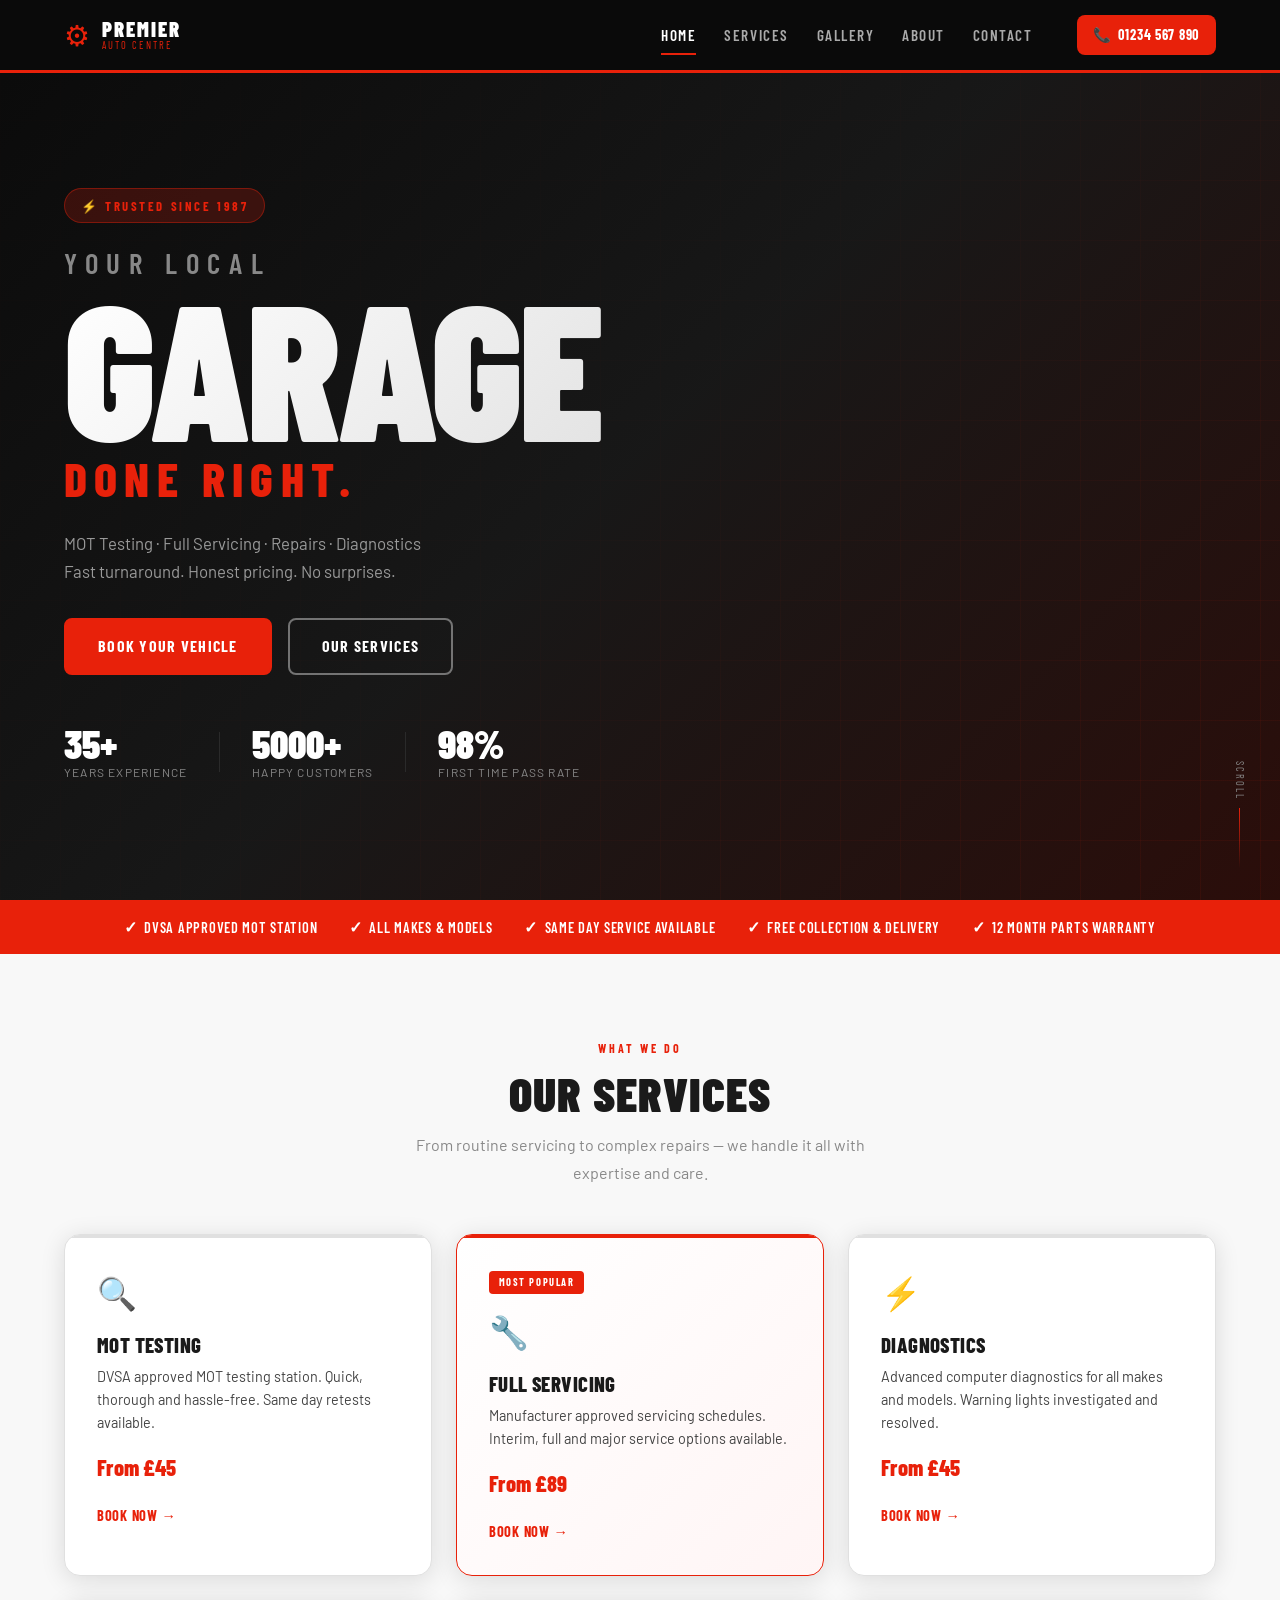
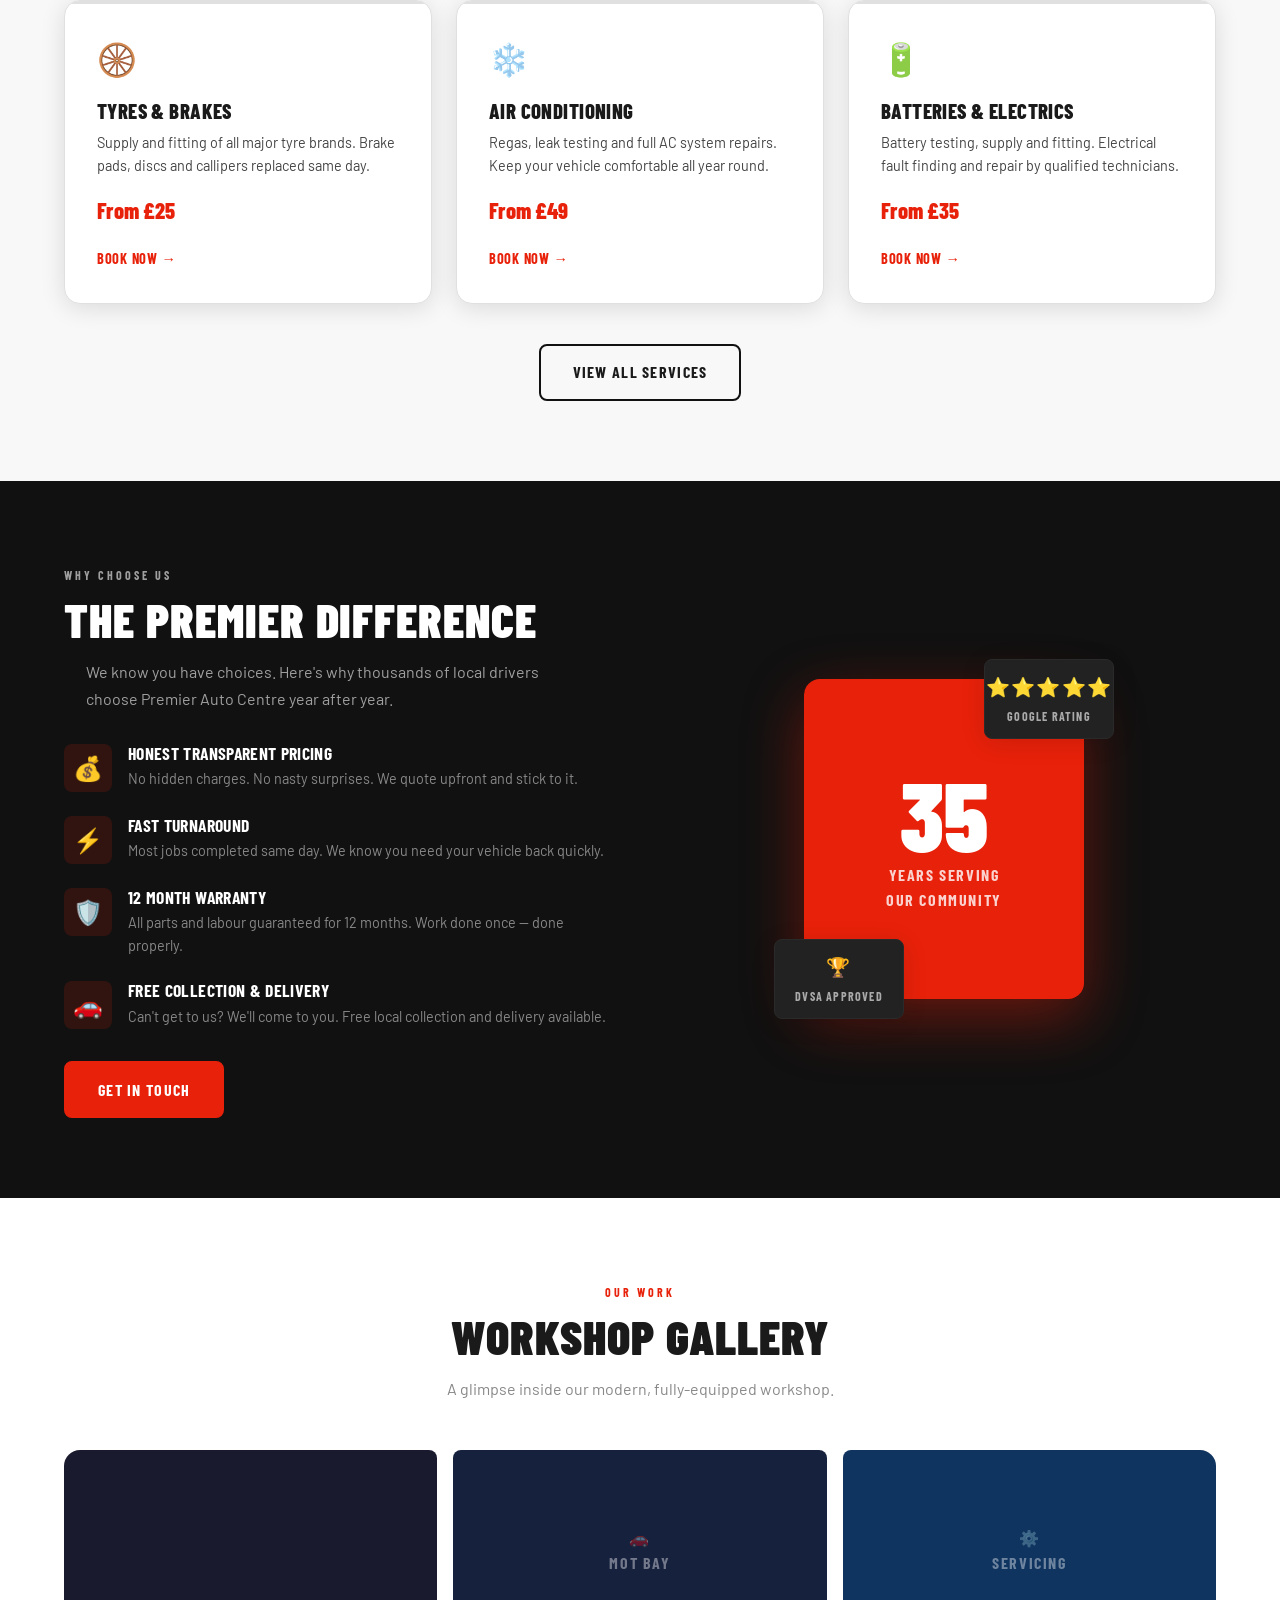
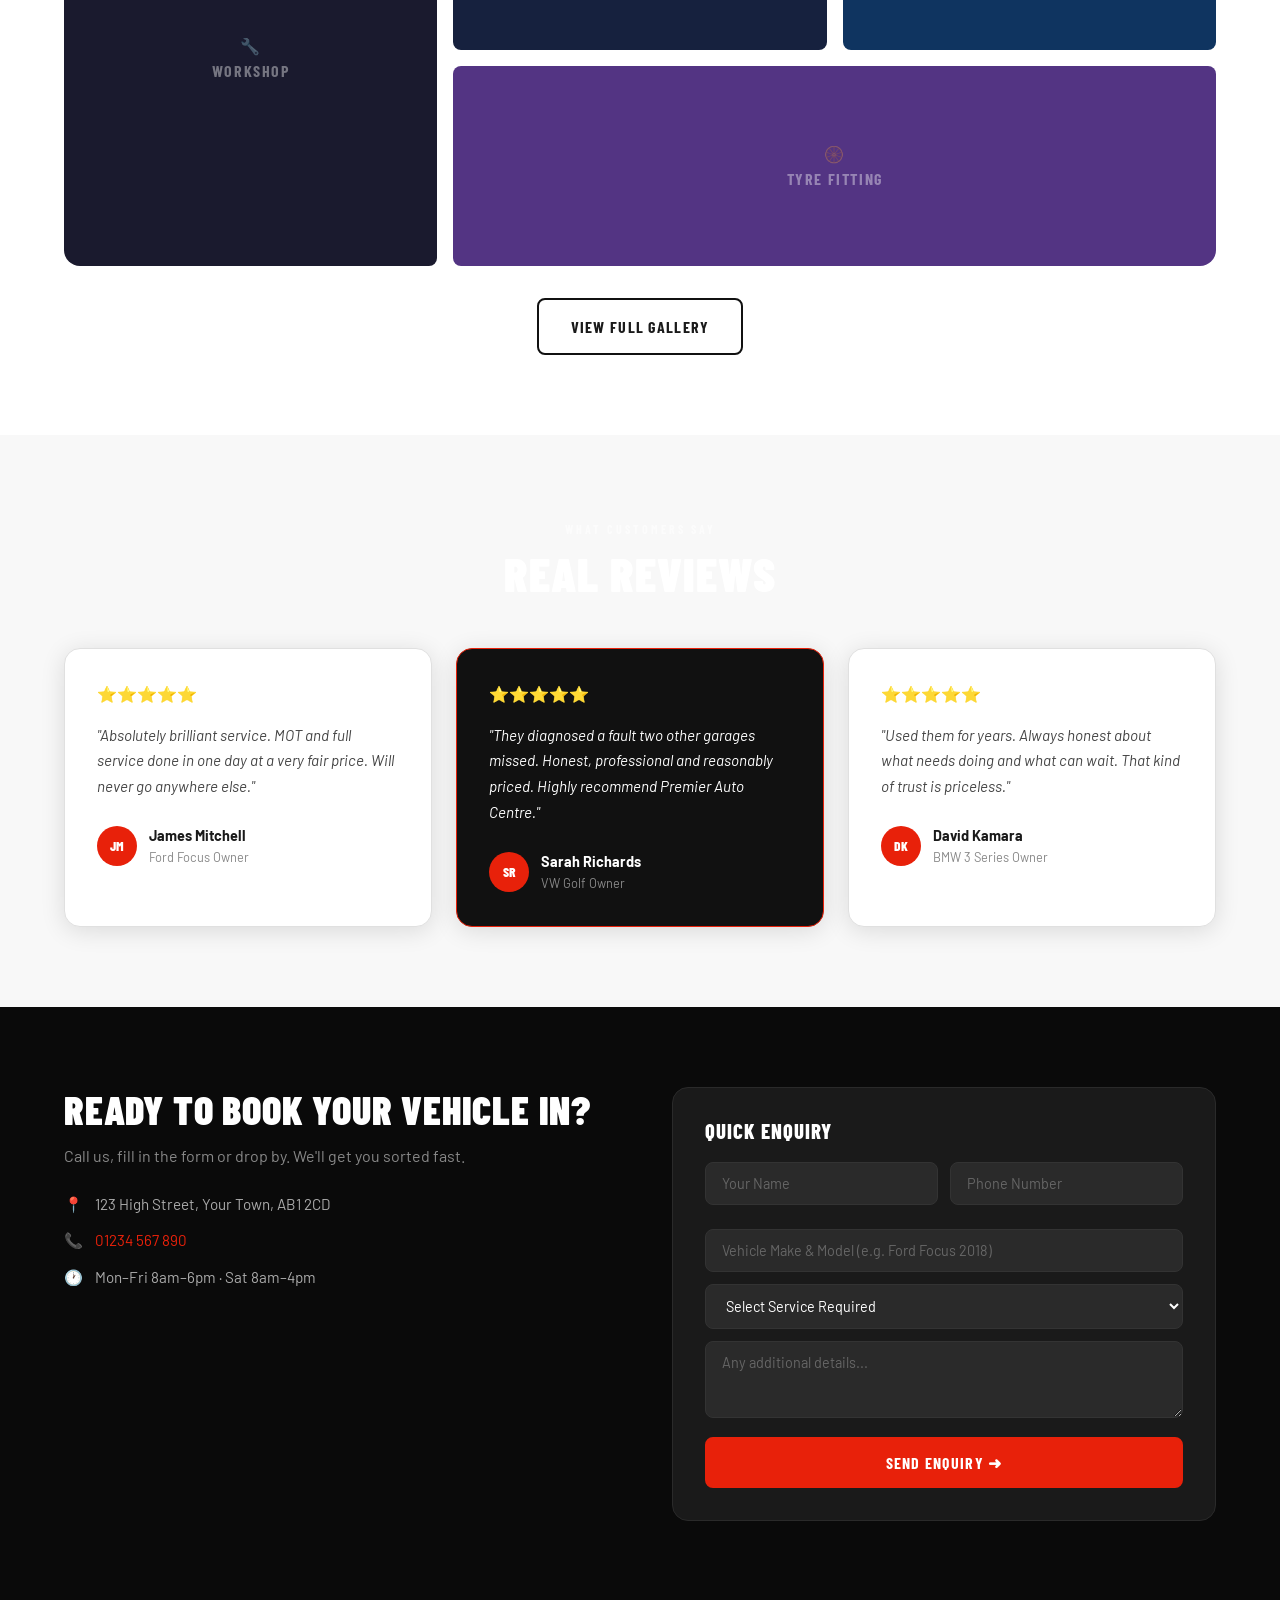
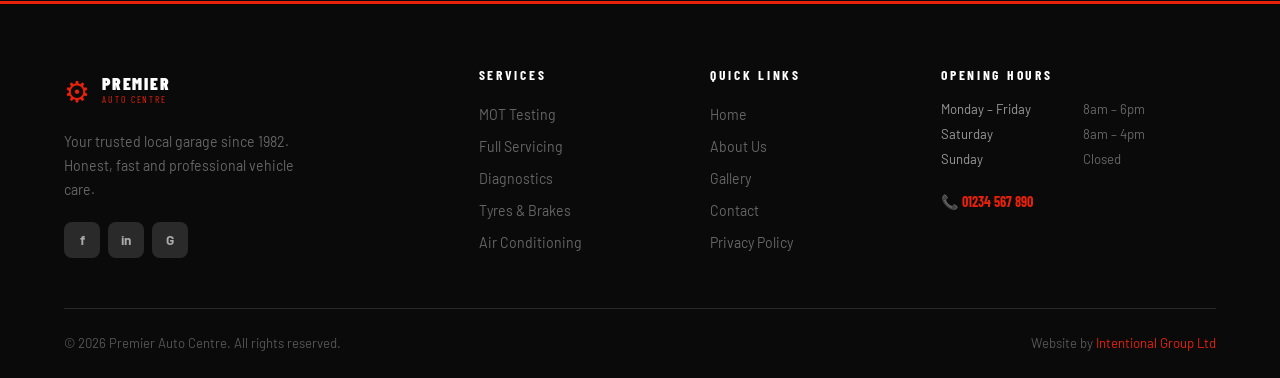
<file: index.html>
<!DOCTYPE html>
<html lang="en">
<head>
  <meta charset="UTF-8"/>
  <meta name="viewport" content="width=device-width, initial-scale=1.0"/>
  <title>Premier Auto Centre | MOT, Servicing & Repairs</title>
  <meta name="description" content="Premier Auto Centre — trusted local garage offering MOT testing, full servicing, repairs and diagnostics. Fast, honest, affordable.">
  <meta name="theme-color" content="#0a0a0a">
  <link rel="preconnect" href="https://fonts.googleapis.com">
  <link href="https://fonts.googleapis.com/css2?family=Barlow+Condensed:wght@400;600;700;800;900&family=Barlow:wght@300;400;500;600&display=swap" rel="stylesheet">
  <link rel="stylesheet" href="style.css">
</head>
<body>

  <!-- ── HEADER ── -->
  <header class="header" id="header">
    <div class="header-inner">
      <a href="index.html" class="logo">
        <span class="logo-icon">⚙</span>
        <div class="logo-text">
          <span class="logo-name">PREMIER</span>
          <span class="logo-sub">AUTO CENTRE</span>
        </div>
      </a>
      <nav class="nav" id="nav">
        <a href="index.html" class="nav-link active">Home</a>
        <a href="services.html" class="nav-link">Services</a>
        <a href="gallery.html" class="nav-link">Gallery</a>
        <a href="about.html" class="nav-link">About</a>
        <a href="contact.html" class="nav-link">Contact</a>
      </nav>
      <a href="tel:01234567890" class="header-phone">
        <span class="phone-icon">📞</span>
        <span>01234 567 890</span>
      </a>
      <button class="hamburger" id="hamburger" aria-label="Menu">
        <span></span><span></span><span></span>
      </button>
    </div>
    <!-- Mobile Nav -->
    <div class="mobile-nav" id="mobileNav">
      <a href="index.html">Home</a>
      <a href="services.html">Services</a>
      <a href="gallery.html">Gallery</a>
      <a href="about.html">About Us</a>
      <a href="contact.html">Contact</a>
      <a href="tel:01234567890" class="mobile-phone">📞 01234 567 890</a>
    </div>
  </header>

  <!-- ── HERO ── -->
  <section class="hero">
    <div class="hero-bg">
      <div class="hero-overlay"></div>
      <div class="hero-grid"></div>
    </div>
    <div class="hero-content">
      <div class="hero-badge">⚡ TRUSTED SINCE 1987</div>
      <h1 class="hero-title">
        <span class="hero-title-top">YOUR LOCAL</span>
        <span class="hero-title-main">GARAGE</span>
        <span class="hero-title-sub">DONE RIGHT.</span>
      </h1>
      <p class="hero-desc">MOT Testing · Full Servicing · Repairs · Diagnostics<br>Fast turnaround. Honest pricing. No surprises.</p>
      <div class="hero-cta">
        <a href="contact.html" class="btn-primary">Book Your Vehicle</a>
        <a href="services.html" class="btn-secondary">Our Services</a>
      </div>
      <div class="hero-stats">
        <div class="stat">
          <span class="stat-num">35+</span>
          <span class="stat-label">Years Experience</span>
        </div>
        <div class="stat-divider"></div>
        <div class="stat">
          <span class="stat-num">5000+</span>
          <span class="stat-label">Happy Customers</span>
        </div>
        <div class="stat-divider"></div>
        <div class="stat">
          <span class="stat-num">98%</span>
          <span class="stat-label">First Time Pass Rate</span>
        </div>
      </div>
    </div>
    <div class="hero-scroll">
      <span>SCROLL</span>
      <div class="scroll-line"></div>
    </div>
  </section>

  <!-- ── TRUST BAR ── -->
  <div class="trust-bar">
    <div class="trust-item"><span>✓</span> DVSA Approved MOT Station</div>
    <div class="trust-item"><span>✓</span> All Makes & Models</div>
    <div class="trust-item"><span>✓</span> Same Day Service Available</div>
    <div class="trust-item"><span>✓</span> Free Collection & Delivery</div>
    <div class="trust-item"><span>✓</span> 12 Month Parts Warranty</div>
  </div>

  <!-- ── SERVICES ── -->
  <section class="section services-section">
    <div class="container">
      <div class="section-header">
        <span class="section-tag">WHAT WE DO</span>
        <h2 class="section-title">Our Services</h2>
        <p class="section-sub">From routine servicing to complex repairs — we handle it all with expertise and care.</p>
      </div>
      <div class="services-grid">
        <div class="service-card">
          <div class="service-icon">🔍</div>
          <h3>MOT Testing</h3>
          <p>DVSA approved MOT testing station. Quick, thorough and hassle-free. Same day retests available.</p>
          <span class="service-price">From £45</span>
          <a href="contact.html" class="service-btn">Book Now →</a>
        </div>
        <div class="service-card featured">
          <div class="featured-tag">MOST POPULAR</div>
          <div class="service-icon">🔧</div>
          <h3>Full Servicing</h3>
          <p>Manufacturer approved servicing schedules. Interim, full and major service options available.</p>
          <span class="service-price">From £89</span>
          <a href="contact.html" class="service-btn">Book Now →</a>
        </div>
        <div class="service-card">
          <div class="service-icon">⚡</div>
          <h3>Diagnostics</h3>
          <p>Advanced computer diagnostics for all makes and models. Warning lights investigated and resolved.</p>
          <span class="service-price">From £45</span>
          <a href="contact.html" class="service-btn">Book Now →</a>
        </div>
        <div class="service-card">
          <div class="service-icon">🛞</div>
          <h3>Tyres & Brakes</h3>
          <p>Supply and fitting of all major tyre brands. Brake pads, discs and callipers replaced same day.</p>
          <span class="service-price">From £25</span>
          <a href="contact.html" class="service-btn">Book Now →</a>
        </div>
        <div class="service-card">
          <div class="service-icon">❄️</div>
          <h3>Air Conditioning</h3>
          <p>Regas, leak testing and full AC system repairs. Keep your vehicle comfortable all year round.</p>
          <span class="service-price">From £49</span>
          <a href="contact.html" class="service-btn">Book Now →</a>
        </div>
        <div class="service-card">
          <div class="service-icon">🔋</div>
          <h3>Batteries & Electrics</h3>
          <p>Battery testing, supply and fitting. Electrical fault finding and repair by qualified technicians.</p>
          <span class="service-price">From £35</span>
          <a href="contact.html" class="service-btn">Book Now →</a>
        </div>
      </div>
      <div class="services-cta">
        <a href="services.html" class="btn-outline">View All Services</a>
      </div>
    </div>
  </section>

  <!-- ── WHY CHOOSE US ── -->
  <section class="why-section">
    <div class="container">
      <div class="why-inner">
        <div class="why-content">
          <span class="section-tag light">WHY CHOOSE US</span>
          <h2 class="section-title light">The Premier Difference</h2>
          <p class="section-sub light">We know you have choices. Here's why thousands of local drivers choose Premier Auto Centre year after year.</p>
          <div class="why-list">
            <div class="why-item">
              <div class="why-icon">💰</div>
              <div>
                <h4>Honest Transparent Pricing</h4>
                <p>No hidden charges. No nasty surprises. We quote upfront and stick to it.</p>
              </div>
            </div>
            <div class="why-item">
              <div class="why-icon">⚡</div>
              <div>
                <h4>Fast Turnaround</h4>
                <p>Most jobs completed same day. We know you need your vehicle back quickly.</p>
              </div>
            </div>
            <div class="why-item">
              <div class="why-icon">🛡️</div>
              <div>
                <h4>12 Month Warranty</h4>
                <p>All parts and labour guaranteed for 12 months. Work done once — done properly.</p>
              </div>
            </div>
            <div class="why-item">
              <div class="why-icon">🚗</div>
              <div>
                <h4>Free Collection & Delivery</h4>
                <p>Can't get to us? We'll come to you. Free local collection and delivery available.</p>
              </div>
            </div>
          </div>
          <a href="contact.html" class="btn-primary">Get in Touch</a>
        </div>
        <div class="why-visual">
          <div class="why-card-stack">
            <div class="why-card-big">
              <span class="wc-num">35</span>
              <span class="wc-label">Years Serving<br>Our Community</span>
            </div>
            <div class="why-card-small top">
              <span>⭐⭐⭐⭐⭐</span>
              <span>Google Rating</span>
            </div>
            <div class="why-card-small bottom">
              <span>🏆</span>
              <span>DVSA Approved</span>
            </div>
          </div>
        </div>
      </div>
    </div>
  </section>

  <!-- ── GALLERY PREVIEW ── -->
  <section class="section">
    <div class="container">
      <div class="section-header">
        <span class="section-tag">OUR WORK</span>
        <h2 class="section-title">Workshop Gallery</h2>
        <p class="section-sub">A glimpse inside our modern, fully-equipped workshop.</p>
      </div>
      <div class="gallery-grid">
        <div class="gallery-item tall" style="background:#1a1a2e;">
          <div class="gallery-placeholder">🔧<br>Workshop</div>
        </div>
        <div class="gallery-item" style="background:#16213e;">
          <div class="gallery-placeholder">🚗<br>MOT Bay</div>
        </div>
        <div class="gallery-item" style="background:#0f3460;">
          <div class="gallery-placeholder">⚙️<br>Servicing</div>
        </div>
        <div class="gallery-item wide" style="background:#533483;">
          <div class="gallery-placeholder">🛞<br>Tyre Fitting</div>
        </div>
      </div>
      <div style="text-align:center; margin-top:2rem;">
        <a href="gallery.html" class="btn-outline">View Full Gallery</a>
      </div>
    </div>
  </section>

  <!-- ── TESTIMONIALS ── -->
  <section class="testimonials-section">
    <div class="container">
      <div class="section-header">
        <span class="section-tag light">WHAT CUSTOMERS SAY</span>
        <h2 class="section-title light">Real Reviews</h2>
      </div>
      <div class="testimonials-grid">
        <div class="testimonial-card">
          <div class="stars">⭐⭐⭐⭐⭐</div>
          <p>"Absolutely brilliant service. MOT and full service done in one day at a very fair price. Will never go anywhere else."</p>
          <div class="reviewer">
            <div class="reviewer-avatar">JM</div>
            <div>
              <strong>James Mitchell</strong>
              <span>Ford Focus Owner</span>
            </div>
          </div>
        </div>
        <div class="testimonial-card featured">
          <div class="stars">⭐⭐⭐⭐⭐</div>
          <p>"They diagnosed a fault two other garages missed. Honest, professional and reasonably priced. Highly recommend Premier Auto Centre."</p>
          <div class="reviewer">
            <div class="reviewer-avatar">SR</div>
            <div>
              <strong>Sarah Richards</strong>
              <span>VW Golf Owner</span>
            </div>
          </div>
        </div>
        <div class="testimonial-card">
          <div class="stars">⭐⭐⭐⭐⭐</div>
          <p>"Used them for years. Always honest about what needs doing and what can wait. That kind of trust is priceless."</p>
          <div class="reviewer">
            <div class="reviewer-avatar">DK</div>
            <div>
              <strong>David Kamara</strong>
              <span>BMW 3 Series Owner</span>
            </div>
          </div>
        </div>
      </div>
    </div>
  </section>

  <!-- ── CONTACT CTA ── -->
  <section class="cta-section">
    <div class="container">
      <div class="cta-inner">
        <div class="cta-content">
          <h2>Ready to Book Your Vehicle In?</h2>
          <p>Call us, fill in the form or drop by. We'll get you sorted fast.</p>
          <div class="cta-details">
            <div class="cta-detail">
              <span>📍</span>
              <span>123 High Street, Your Town, AB1 2CD</span>
            </div>
            <div class="cta-detail">
              <span>📞</span>
              <a href="tel:01234567890">01234 567 890</a>
            </div>
            <div class="cta-detail">
              <span>🕐</span>
              <span>Mon–Fri 8am–6pm · Sat 8am–4pm</span>
            </div>
          </div>
        </div>
        <div class="cta-form-wrap">
          <form class="quick-form" id="quickForm">
            <h3>Quick Enquiry</h3>
            <div class="form-row">
              <input type="text" name="name" placeholder="Your Name" required/>
              <input type="tel" name="phone" placeholder="Phone Number" required/>
            </div>
            <input type="text" name="vehicle" placeholder="Vehicle Make & Model (e.g. Ford Focus 2018)"/>
            <select name="service">
              <option value="">Select Service Required</option>
              <option>MOT Test</option>
              <option>Full Service</option>
              <option>Repairs / Diagnostics</option>
              <option>Tyres</option>
              <option>Brakes</option>
              <option>Air Conditioning</option>
              <option>Other</option>
            </select>
            <textarea name="message" placeholder="Any additional details..." rows="3"></textarea>
            <button type="submit" class="btn-primary full">Send Enquiry ➜</button>
            <div class="form-success" id="formSuccess">
              ✓ Thank you! We'll be in touch within 2 hours.
            </div>
          </form>
        </div>
      </div>
    </div>
  </section>

  <!-- ── FOOTER ── -->
  <footer class="footer">
    <div class="container">
      <div class="footer-grid">
        <div class="footer-brand">
          <div class="footer-logo">
            <span>⚙</span>
            <div>
              <strong>PREMIER</strong>
              <small>AUTO CENTRE</small>
            </div>
          </div>
          <p>Your trusted local garage since 1982. Honest, fast and professional vehicle care.</p>
          <div class="footer-social">
            <a href="#" aria-label="Facebook">f</a>
            <a href="#" aria-label="Instagram">in</a>
            <a href="#" aria-label="Google">G</a>
          </div>
        </div>
        <div class="footer-col">
          <h4>Services</h4>
          <a href="services.html">MOT Testing</a>
          <a href="services.html">Full Servicing</a>
          <a href="services.html">Diagnostics</a>
          <a href="services.html">Tyres & Brakes</a>
          <a href="services.html">Air Conditioning</a>
        </div>
        <div class="footer-col">
          <h4>Quick Links</h4>
          <a href="index.html">Home</a>
          <a href="about.html">About Us</a>
          <a href="gallery.html">Gallery</a>
          <a href="contact.html">Contact</a>
          <a href="privacy.html">Privacy Policy</a>
        </div>
        <div class="footer-col">
          <h4>Opening Hours</h4>
          <div class="hours">
            <span>Monday – Friday</span><span>8am – 6pm</span>
            <span>Saturday</span><span>8am – 4pm</span>
            <span>Sunday</span><span>Closed</span>
          </div>
          <a href="tel:01234567890" class="footer-phone">📞 01234 567 890</a>
        </div>
      </div>
      <div class="footer-bottom">
        <p>© 2026 Premier Auto Centre. All rights reserved.</p>
        <p>Website by <a href="https://intentionalgroup.com" target="_blank" rel="noopener">Intentional Group Ltd</a></p>
      </div>
    </div>
  </footer>

  <script src="main.js"></script>
</body>
</html>
</file>
<file: style.css>
/* ═══════════════════════════════════════════════════════
   PREMIER AUTO CENTRE — MASTER GARAGE TEMPLATE
   Intentional Group Ltd · intentionalgroup.com
   ═══════════════════════════════════════════════════════ */

/* ── VARIABLES ── */
:root {
  --black:      #0a0a0a;
  --dark:       #111111;
  --dark-mid:   #1a1a1a;
  --dark-lt:    #222222;
  --steel:      #2a2a2a;
  --red:        #e8210a;
  --red-dark:   #c41a08;
  --red-lt:     #ff3d24;
  --gold:       #f5a623;
  --white:      #ffffff;
  --off-white:  #f8f8f8;
  --grey-lt:    #e0e0e0;
  --grey:       #888888;
  --grey-dk:    #555555;
  --text:       #1a1a1a;
  --text-mid:   #444444;
  --text-lt:    #888888;
  --shadow:     0 4px 24px rgba(0,0,0,0.12);
  --shadow-lg:  0 16px 48px rgba(0,0,0,0.18);
  --radius:     8px;
  --radius-lg:  16px;
  --transition: 0.25s ease;
}

/* ── RESET ── */
*, *::before, *::after { box-sizing: border-box; margin: 0; padding: 0; }
html { scroll-behavior: smooth; font-size: 16px; }
body {
  font-family: 'Barlow', sans-serif;
  color: var(--text);
  background: var(--white);
  overflow-x: hidden;
  line-height: 1.6;
}
img { max-width: 100%; display: block; }
a { text-decoration: none; color: inherit; }
button { cursor: pointer; border: none; background: none; }

/* ── TYPOGRAPHY ── */
h1, h2, h3, h4 {
  font-family: 'Barlow Condensed', sans-serif;
  line-height: 1.1;
  letter-spacing: 0.02em;
}

/* ── CONTAINER ── */
.container {
  max-width: 1200px;
  margin: 0 auto;
  padding: 0 1.5rem;
}

/* ── BUTTONS ── */
.btn-primary {
  display: inline-block;
  background: var(--red);
  color: var(--white);
  padding: 0.85rem 2rem;
  border-radius: var(--radius);
  font-family: 'Barlow Condensed', sans-serif;
  font-size: 1rem;
  font-weight: 700;
  letter-spacing: 0.08em;
  text-transform: uppercase;
  transition: background var(--transition), transform 0.1s;
  border: 2px solid var(--red);
}
.btn-primary:hover { background: var(--red-lt); border-color: var(--red-lt); transform: translateY(-2px); }
.btn-primary.full { width: 100%; text-align: center; }

.btn-secondary {
  display: inline-block;
  background: transparent;
  color: var(--white);
  padding: 0.85rem 2rem;
  border-radius: var(--radius);
  font-family: 'Barlow Condensed', sans-serif;
  font-size: 1rem;
  font-weight: 700;
  letter-spacing: 0.08em;
  text-transform: uppercase;
  border: 2px solid rgba(255,255,255,0.4);
  transition: all var(--transition);
}
.btn-secondary:hover { border-color: var(--white); background: rgba(255,255,255,0.1); }

.btn-outline {
  display: inline-block;
  background: transparent;
  color: var(--text);
  padding: 0.85rem 2rem;
  border-radius: var(--radius);
  font-family: 'Barlow Condensed', sans-serif;
  font-size: 1rem;
  font-weight: 700;
  letter-spacing: 0.08em;
  text-transform: uppercase;
  border: 2px solid var(--dark);
  transition: all var(--transition);
}
.btn-outline:hover { background: var(--dark); color: var(--white); }

/* ── HEADER ── */
.header {
  position: fixed;
  top: 0; left: 0; right: 0;
  z-index: 1000;
  background: var(--black);
  border-bottom: 3px solid var(--red);
  transition: all var(--transition);
}
.header.scrolled {
  background: rgba(10,10,10,0.97);
  backdrop-filter: blur(10px);
  box-shadow: 0 4px 30px rgba(0,0,0,0.5);
}
.header-inner {
  max-width: 1200px;
  margin: 0 auto;
  padding: 0 1.5rem;
  height: 70px;
  display: flex;
  align-items: center;
  gap: 2rem;
}
.logo {
  display: flex;
  align-items: center;
  gap: 0.75rem;
  text-decoration: none;
  flex-shrink: 0;
}
.logo-icon {
  font-size: 1.8rem;
  color: var(--red);
  animation: spin 8s linear infinite;
}
@keyframes spin { to { transform: rotate(360deg); } }
.logo-text { display: flex; flex-direction: column; }
.logo-name {
  font-family: 'Barlow Condensed', sans-serif;
  font-size: 1.3rem;
  font-weight: 900;
  color: var(--white);
  letter-spacing: 0.1em;
  line-height: 1;
}
.logo-sub {
  font-family: 'Barlow Condensed', sans-serif;
  font-size: 0.65rem;
  color: var(--red);
  letter-spacing: 0.2em;
  line-height: 1;
}
.nav {
  display: flex;
  gap: 0.25rem;
  margin-left: auto;
}
.nav-link {
  color: #aaa;
  font-family: 'Barlow Condensed', sans-serif;
  font-size: 0.95rem;
  font-weight: 600;
  letter-spacing: 0.1em;
  text-transform: uppercase;
  padding: 0.5rem 0.75rem;
  border-radius: 4px;
  transition: color var(--transition);
  position: relative;
}
.nav-link::after {
  content: '';
  position: absolute;
  bottom: 0; left: 50%; right: 50%;
  height: 2px;
  background: var(--red);
  transition: all var(--transition);
}
.nav-link:hover, .nav-link.active { color: var(--white); }
.nav-link:hover::after, .nav-link.active::after { left: 0.75rem; right: 0.75rem; }

.header-phone {
  display: flex;
  align-items: center;
  gap: 0.4rem;
  color: var(--white);
  font-family: 'Barlow Condensed', sans-serif;
  font-size: 0.9rem;
  font-weight: 700;
  letter-spacing: 0.05em;
  white-space: nowrap;
  padding: 0.5rem 1rem;
  background: var(--red);
  border-radius: var(--radius);
  transition: background var(--transition);
  flex-shrink: 0;
}
.header-phone:hover { background: var(--red-lt); }

.hamburger {
  display: none;
  flex-direction: column;
  gap: 5px;
  padding: 0.5rem;
  margin-left: auto;
}
.hamburger span {
  display: block;
  width: 24px;
  height: 2px;
  background: var(--white);
  transition: all var(--transition);
  border-radius: 2px;
}
.hamburger.open span:nth-child(1) { transform: rotate(45deg) translate(5px, 5px); }
.hamburger.open span:nth-child(2) { opacity: 0; }
.hamburger.open span:nth-child(3) { transform: rotate(-45deg) translate(5px, -5px); }

.mobile-nav {
  display: none;
  flex-direction: column;
  background: var(--dark);
  border-top: 1px solid var(--steel);
  padding: 1rem 1.5rem;
  gap: 0.25rem;
}
.mobile-nav.open { display: flex; }
.mobile-nav a {
  color: #ccc;
  font-family: 'Barlow Condensed', sans-serif;
  font-size: 1.1rem;
  font-weight: 600;
  letter-spacing: 0.1em;
  text-transform: uppercase;
  padding: 0.75rem 0;
  border-bottom: 1px solid var(--steel);
  transition: color var(--transition);
}
.mobile-nav a:last-child { border-bottom: none; }
.mobile-nav a:hover { color: var(--red); }
.mobile-phone {
  color: var(--red) !important;
  font-weight: 800 !important;
  margin-top: 0.5rem;
}

/* ── HERO ── */
.hero {
  min-height: 100vh;
  display: flex;
  align-items: center;
  position: relative;
  overflow: hidden;
  background: var(--black);
  padding-top: 70px;
}
.hero-bg {
  position: absolute;
  inset: 0;
}
.hero-overlay {
  position: absolute;
  inset: 0;
  background: linear-gradient(135deg, rgba(10,10,10,0.95) 0%, rgba(26,26,26,0.85) 50%, rgba(232,33,10,0.15) 100%);
  z-index: 1;
}
.hero-grid {
  position: absolute;
  inset: 0;
  background-image:
    linear-gradient(rgba(232,33,10,0.08) 1px, transparent 1px),
    linear-gradient(90deg, rgba(232,33,10,0.08) 1px, transparent 1px);
  background-size: 60px 60px;
  z-index: 0;
}
.hero-content {
  position: relative;
  z-index: 2;
  max-width: 1200px;
  margin: 0 auto;
  padding: 4rem 1.5rem;
  width: 100%;
}
.hero-badge {
  display: inline-block;
  background: rgba(232,33,10,0.2);
  border: 1px solid rgba(232,33,10,0.4);
  color: var(--red);
  font-family: 'Barlow Condensed', sans-serif;
  font-size: 0.8rem;
  font-weight: 700;
  letter-spacing: 0.2em;
  text-transform: uppercase;
  padding: 0.4rem 1rem;
  border-radius: 20px;
  margin-bottom: 1.5rem;
}
.hero-title {
  display: flex;
  flex-direction: column;
  margin-bottom: 1.5rem;
}
.hero-title-top {
  font-size: clamp(1.2rem, 3vw, 1.8rem);
  font-weight: 600;
  color: var(--grey);
  letter-spacing: 0.3em;
  text-transform: uppercase;
}
.hero-title-main {
  font-size: clamp(5rem, 15vw, 12rem);
  font-weight: 900;
  color: var(--white);
  letter-spacing: -0.02em;
  line-height: 0.9;
  text-transform: uppercase;
  background: linear-gradient(135deg, #fff 0%, #ccc 100%);
  -webkit-background-clip: text;
  -webkit-text-fill-color: transparent;
  background-clip: text;
}
.hero-title-sub {
  font-size: clamp(1.5rem, 4vw, 3rem);
  font-weight: 800;
  color: var(--red);
  letter-spacing: 0.15em;
  text-transform: uppercase;
}
.hero-desc {
  color: #999;
  font-size: 1.05rem;
  max-width: 500px;
  margin-bottom: 2rem;
  line-height: 1.7;
}
.hero-cta {
  display: flex;
  gap: 1rem;
  flex-wrap: wrap;
  margin-bottom: 3rem;
}
.hero-stats {
  display: flex;
  align-items: center;
  gap: 2rem;
  flex-wrap: wrap;
}
.stat { display: flex; flex-direction: column; }
.stat-num {
  font-family: 'Barlow Condensed', sans-serif;
  font-size: 2.5rem;
  font-weight: 900;
  color: var(--white);
  line-height: 1;
}
.stat-label {
  font-size: 0.75rem;
  color: var(--grey);
  text-transform: uppercase;
  letter-spacing: 0.1em;
}
.stat-divider {
  width: 1px;
  height: 40px;
  background: var(--steel);
}
.hero-scroll {
  position: absolute;
  right: 2rem;
  bottom: 2rem;
  display: flex;
  flex-direction: column;
  align-items: center;
  gap: 0.5rem;
  z-index: 2;
}
.hero-scroll span {
  font-family: 'Barlow Condensed', sans-serif;
  font-size: 0.65rem;
  letter-spacing: 0.2em;
  color: var(--grey);
  writing-mode: vertical-rl;
}
.scroll-line {
  width: 1px;
  height: 60px;
  background: linear-gradient(to bottom, var(--red), transparent);
  animation: scrollPulse 2s ease-in-out infinite;
}
@keyframes scrollPulse {
  0%, 100% { opacity: 0.3; transform: scaleY(1); }
  50% { opacity: 1; transform: scaleY(1.2); }
}

/* ── TRUST BAR ── */
.trust-bar {
  background: var(--red);
  padding: 0.9rem 1.5rem;
  display: flex;
  justify-content: center;
  gap: 2rem;
  flex-wrap: wrap;
  overflow: hidden;
}
.trust-item {
  display: flex;
  align-items: center;
  gap: 0.4rem;
  color: var(--white);
  font-family: 'Barlow Condensed', sans-serif;
  font-size: 0.9rem;
  font-weight: 600;
  letter-spacing: 0.05em;
  text-transform: uppercase;
  white-space: nowrap;
}
.trust-item span { font-weight: 900; font-size: 1rem; }

/* ── SECTIONS ── */
.section { padding: 5rem 0; }
.section-header {
  text-align: center;
  margin-bottom: 3rem;
}
.section-tag {
  display: inline-block;
  font-family: 'Barlow Condensed', sans-serif;
  font-size: 0.75rem;
  font-weight: 700;
  letter-spacing: 0.25em;
  text-transform: uppercase;
  color: var(--red);
  margin-bottom: 0.5rem;
}
.section-tag.light { color: rgba(255,255,255,0.6); }
.section-title {
  font-size: clamp(2rem, 5vw, 3rem);
  font-weight: 900;
  color: var(--text);
  text-transform: uppercase;
  margin-bottom: 0.75rem;
}
.section-title.light { color: var(--white); }
.section-sub {
  font-size: 1rem;
  color: var(--text-lt);
  max-width: 500px;
  margin: 0 auto;
  line-height: 1.7;
}
.section-sub.light { color: rgba(255,255,255,0.6); }

/* ── SERVICES GRID ── */
.services-section { background: var(--off-white); }
.services-grid {
  display: grid;
  grid-template-columns: repeat(auto-fill, minmax(280px, 1fr));
  gap: 1.5rem;
}
.service-card {
  background: var(--white);
  border-radius: var(--radius-lg);
  padding: 2rem;
  box-shadow: var(--shadow);
  border: 1px solid var(--grey-lt);
  transition: transform var(--transition), box-shadow var(--transition);
  position: relative;
  overflow: hidden;
}
.service-card::before {
  content: '';
  position: absolute;
  top: 0; left: 0; right: 0;
  height: 3px;
  background: var(--grey-lt);
  transition: background var(--transition);
}
.service-card:hover { transform: translateY(-6px); box-shadow: var(--shadow-lg); }
.service-card:hover::before { background: var(--red); }
.service-card.featured {
  border-color: var(--red);
  background: linear-gradient(135deg, #fff 0%, #fff5f5 100%);
}
.service-card.featured::before { background: var(--red); }
.featured-tag {
  display: inline-block;
  background: var(--red);
  color: var(--white);
  font-family: 'Barlow Condensed', sans-serif;
  font-size: 0.65rem;
  font-weight: 700;
  letter-spacing: 0.15em;
  text-transform: uppercase;
  padding: 0.2rem 0.6rem;
  border-radius: 4px;
  margin-bottom: 0.75rem;
}
.service-icon { font-size: 2rem; margin-bottom: 1rem; }
.service-card h3 {
  font-size: 1.3rem;
  font-weight: 800;
  color: var(--text);
  text-transform: uppercase;
  margin-bottom: 0.5rem;
}
.service-card p {
  font-size: 0.9rem;
  color: var(--text-mid);
  line-height: 1.6;
  margin-bottom: 1rem;
}
.service-price {
  display: block;
  font-family: 'Barlow Condensed', sans-serif;
  font-size: 1.4rem;
  font-weight: 800;
  color: var(--red);
  margin-bottom: 1rem;
}
.service-btn {
  display: inline-block;
  color: var(--red);
  font-family: 'Barlow Condensed', sans-serif;
  font-size: 0.9rem;
  font-weight: 700;
  letter-spacing: 0.05em;
  text-transform: uppercase;
  transition: gap var(--transition);
}
.service-btn:hover { text-decoration: underline; }
.services-cta { text-align: center; margin-top: 2.5rem; }

/* ── WHY SECTION ── */
.why-section {
  background: var(--dark);
  padding: 5rem 0;
}
.why-inner {
  display: grid;
  grid-template-columns: 1fr 1fr;
  gap: 4rem;
  align-items: center;
}
.why-content { }
.why-list {
  display: flex;
  flex-direction: column;
  gap: 1.5rem;
  margin: 2rem 0;
}
.why-item {
  display: flex;
  gap: 1rem;
  align-items: flex-start;
}
.why-icon {
  font-size: 1.5rem;
  flex-shrink: 0;
  width: 48px;
  height: 48px;
  background: rgba(232,33,10,0.15);
  border-radius: var(--radius);
  display: flex;
  align-items: center;
  justify-content: center;
}
.why-item h4 {
  font-size: 1.1rem;
  font-weight: 700;
  color: var(--white);
  text-transform: uppercase;
  margin-bottom: 0.25rem;
}
.why-item p {
  font-size: 0.9rem;
  color: #888;
  line-height: 1.6;
}
.why-visual {
  display: flex;
  justify-content: center;
  align-items: center;
}
.why-card-stack {
  position: relative;
  width: 280px;
  height: 320px;
}
.why-card-big {
  position: absolute;
  inset: 0;
  background: var(--red);
  border-radius: var(--radius-lg);
  display: flex;
  flex-direction: column;
  align-items: center;
  justify-content: center;
  box-shadow: 0 20px 60px rgba(232,33,10,0.4);
}
.wc-num {
  font-family: 'Barlow Condensed', sans-serif;
  font-size: 6rem;
  font-weight: 900;
  color: var(--white);
  line-height: 1;
}
.wc-label {
  font-family: 'Barlow Condensed', sans-serif;
  font-size: 1rem;
  font-weight: 700;
  color: rgba(255,255,255,0.8);
  text-align: center;
  text-transform: uppercase;
  letter-spacing: 0.1em;
}
.why-card-small {
  position: absolute;
  background: var(--dark-lt);
  border: 1px solid var(--steel);
  border-radius: var(--radius);
  padding: 0.75rem 1rem;
  display: flex;
  flex-direction: column;
  align-items: center;
  gap: 0.25rem;
  font-size: 0.75rem;
  color: #aaa;
  font-family: 'Barlow Condensed', sans-serif;
  font-weight: 700;
  letter-spacing: 0.1em;
  text-transform: uppercase;
  box-shadow: var(--shadow);
  width: 130px;
}
.why-card-small.top { top: -20px; right: -30px; }
.why-card-small.bottom { bottom: -20px; left: -30px; }
.why-card-small span:first-child { font-size: 1.2rem; }

/* ── GALLERY ── */
.gallery-grid {
  display: grid;
  grid-template-columns: repeat(3, 1fr);
  grid-template-rows: 200px 200px;
  gap: 1rem;
  border-radius: var(--radius-lg);
  overflow: hidden;
}
.gallery-item {
  border-radius: var(--radius);
  overflow: hidden;
  display: flex;
  align-items: center;
  justify-content: center;
  transition: transform var(--transition);
  cursor: pointer;
}
.gallery-item:hover { transform: scale(1.02); }
.gallery-item.tall { grid-row: span 2; }
.gallery-item.wide { grid-column: span 2; }
.gallery-placeholder {
  color: rgba(255,255,255,0.4);
  font-family: 'Barlow Condensed', sans-serif;
  font-size: 1rem;
  font-weight: 700;
  text-transform: uppercase;
  letter-spacing: 0.1em;
  text-align: center;
  line-height: 1.6;
}

/* ── TESTIMONIALS ── */
.testimonials-section {
  background: var(--off-white);
  padding: 5rem 0;
}
.testimonials-grid {
  display: grid;
  grid-template-columns: repeat(auto-fill, minmax(280px, 1fr));
  gap: 1.5rem;
}
.testimonial-card {
  background: var(--white);
  border-radius: var(--radius-lg);
  padding: 2rem;
  box-shadow: var(--shadow);
  border: 1px solid var(--grey-lt);
  transition: transform var(--transition);
}
.testimonial-card:hover { transform: translateY(-4px); }
.testimonial-card.featured {
  background: var(--dark);
  border-color: var(--red);
}
.testimonial-card.featured p,
.testimonial-card.featured strong { color: var(--white); }
.testimonial-card.featured span { color: #888; }
.stars { font-size: 1rem; margin-bottom: 1rem; }
.testimonial-card p {
  font-size: 0.95rem;
  color: var(--text-mid);
  line-height: 1.7;
  font-style: italic;
  margin-bottom: 1.5rem;
}
.reviewer {
  display: flex;
  align-items: center;
  gap: 0.75rem;
}
.reviewer-avatar {
  width: 40px; height: 40px;
  background: var(--red);
  color: var(--white);
  border-radius: 50%;
  display: flex;
  align-items: center;
  justify-content: center;
  font-family: 'Barlow Condensed', sans-serif;
  font-weight: 800;
  font-size: 0.85rem;
  flex-shrink: 0;
}
.reviewer strong {
  display: block;
  font-size: 0.9rem;
  color: var(--text);
}
.reviewer span {
  display: block;
  font-size: 0.8rem;
  color: var(--text-lt);
}

/* ── CTA SECTION ── */
.cta-section {
  background: var(--black);
  padding: 5rem 0;
}
.cta-inner {
  display: grid;
  grid-template-columns: 1fr 1fr;
  gap: 4rem;
  align-items: start;
}
.cta-content h2 {
  font-size: clamp(1.8rem, 4vw, 2.5rem);
  font-weight: 900;
  color: var(--white);
  text-transform: uppercase;
  margin-bottom: 0.75rem;
}
.cta-content p {
  color: #888;
  margin-bottom: 1.5rem;
}
.cta-details {
  display: flex;
  flex-direction: column;
  gap: 0.75rem;
}
.cta-detail {
  display: flex;
  align-items: center;
  gap: 0.75rem;
  color: #aaa;
  font-size: 0.95rem;
}
.cta-detail a { color: var(--red); }
.cta-detail a:hover { text-decoration: underline; }

/* ── QUICK FORM ── */
.cta-form-wrap {
  background: var(--dark-mid);
  border: 1px solid var(--steel);
  border-radius: var(--radius-lg);
  padding: 2rem;
}
.quick-form h3 {
  font-size: 1.3rem;
  font-weight: 800;
  color: var(--white);
  text-transform: uppercase;
  margin-bottom: 1.25rem;
  letter-spacing: 0.05em;
}
.form-row {
  display: grid;
  grid-template-columns: 1fr 1fr;
  gap: 0.75rem;
  margin-bottom: 0.75rem;
}
.quick-form input,
.quick-form select,
.quick-form textarea {
  width: 100%;
  padding: 0.75rem 1rem;
  background: var(--steel);
  border: 1px solid #333;
  border-radius: var(--radius);
  color: var(--white);
  font-family: 'Barlow', sans-serif;
  font-size: 0.9rem;
  outline: none;
  transition: border-color var(--transition);
  margin-bottom: 0.75rem;
}
.quick-form input::placeholder,
.quick-form textarea::placeholder { color: #666; }
.quick-form input:focus,
.quick-form select:focus,
.quick-form textarea:focus { border-color: var(--red); }
.quick-form select option { background: var(--dark); }
.quick-form textarea { resize: vertical; }
.form-success {
  display: none;
  background: rgba(0,180,0,0.1);
  border: 1px solid rgba(0,180,0,0.3);
  color: #4caf50;
  border-radius: var(--radius);
  padding: 0.75rem;
  text-align: center;
  font-size: 0.9rem;
  margin-top: 0.75rem;
}

/* ── FOOTER ── */
.footer {
  background: var(--black);
  border-top: 3px solid var(--red);
  padding: 4rem 0 0;
}
.footer-grid {
  display: grid;
  grid-template-columns: 2fr 1fr 1fr 1.5fr;
  gap: 3rem;
  padding-bottom: 3rem;
  border-bottom: 1px solid var(--steel);
}
.footer-logo {
  display: flex;
  align-items: center;
  gap: 0.75rem;
  margin-bottom: 1rem;
}
.footer-logo span { font-size: 1.8rem; color: var(--red); }
.footer-logo strong {
  display: block;
  font-family: 'Barlow Condensed', sans-serif;
  font-size: 1.1rem;
  font-weight: 900;
  color: var(--white);
  letter-spacing: 0.1em;
  line-height: 1;
}
.footer-logo small {
  display: block;
  font-family: 'Barlow Condensed', sans-serif;
  font-size: 0.6rem;
  color: var(--red);
  letter-spacing: 0.2em;
}
.footer-brand p {
  font-size: 0.88rem;
  color: #666;
  line-height: 1.7;
  max-width: 260px;
  margin-bottom: 1.25rem;
}
.footer-social {
  display: flex;
  gap: 0.5rem;
}
.footer-social a {
  width: 36px; height: 36px;
  background: var(--steel);
  color: #aaa;
  border-radius: var(--radius);
  display: flex;
  align-items: center;
  justify-content: center;
  font-size: 0.85rem;
  font-weight: 700;
  transition: all var(--transition);
}
.footer-social a:hover { background: var(--red); color: var(--white); }
.footer-col h4 {
  font-family: 'Barlow Condensed', sans-serif;
  font-size: 0.85rem;
  font-weight: 700;
  color: var(--white);
  letter-spacing: 0.2em;
  text-transform: uppercase;
  margin-bottom: 1rem;
}
.footer-col a {
  display: block;
  color: #666;
  font-size: 0.88rem;
  padding: 0.3rem 0;
  transition: color var(--transition);
}
.footer-col a:hover { color: var(--red); }
.hours {
  display: grid;
  grid-template-columns: 1fr 1fr;
  gap: 0.25rem 0.5rem;
  margin-bottom: 1rem;
}
.hours span {
  font-size: 0.82rem;
  color: #666;
}
.hours span:nth-child(odd) { color: #999; }
.footer-phone {
  display: inline-block;
  color: var(--red) !important;
  font-family: 'Barlow Condensed', sans-serif;
  font-weight: 700;
  font-size: 1rem;
}
.footer-bottom {
  display: flex;
  justify-content: space-between;
  align-items: center;
  padding: 1.5rem 0;
  flex-wrap: wrap;
  gap: 0.5rem;
}
.footer-bottom p {
  font-size: 0.82rem;
  color: #555;
}
.footer-bottom a { color: var(--red); }
.footer-bottom a:hover { text-decoration: underline; }

/* ── RESPONSIVE ── */
@media (max-width: 968px) {
  .nav { display: none; }
  .header-phone { display: none; }
  .hamburger { display: flex; }
  .why-inner { grid-template-columns: 1fr; }
  .why-visual { display: none; }
  .cta-inner { grid-template-columns: 1fr; }
  .footer-grid { grid-template-columns: 1fr 1fr; }
  .gallery-grid {
    grid-template-columns: 1fr 1fr;
    grid-template-rows: auto;
  }
  .gallery-item.tall { grid-row: span 1; }
  .gallery-item.wide { grid-column: span 2; }
}

@media (max-width: 600px) {
  .hero-title-main { font-size: clamp(4rem, 18vw, 8rem); }
  .trust-bar { gap: 0.75rem; }
  .trust-item { font-size: 0.75rem; }
  .services-grid { grid-template-columns: 1fr; }
  .testimonials-grid { grid-template-columns: 1fr; }
  .form-row { grid-template-columns: 1fr; }
  .footer-grid { grid-template-columns: 1fr; gap: 2rem; }
  .footer-bottom { flex-direction: column; text-align: center; }
  .hero-stats { gap: 1rem; }
  .stat-num { font-size: 2rem; }
}
</file>
